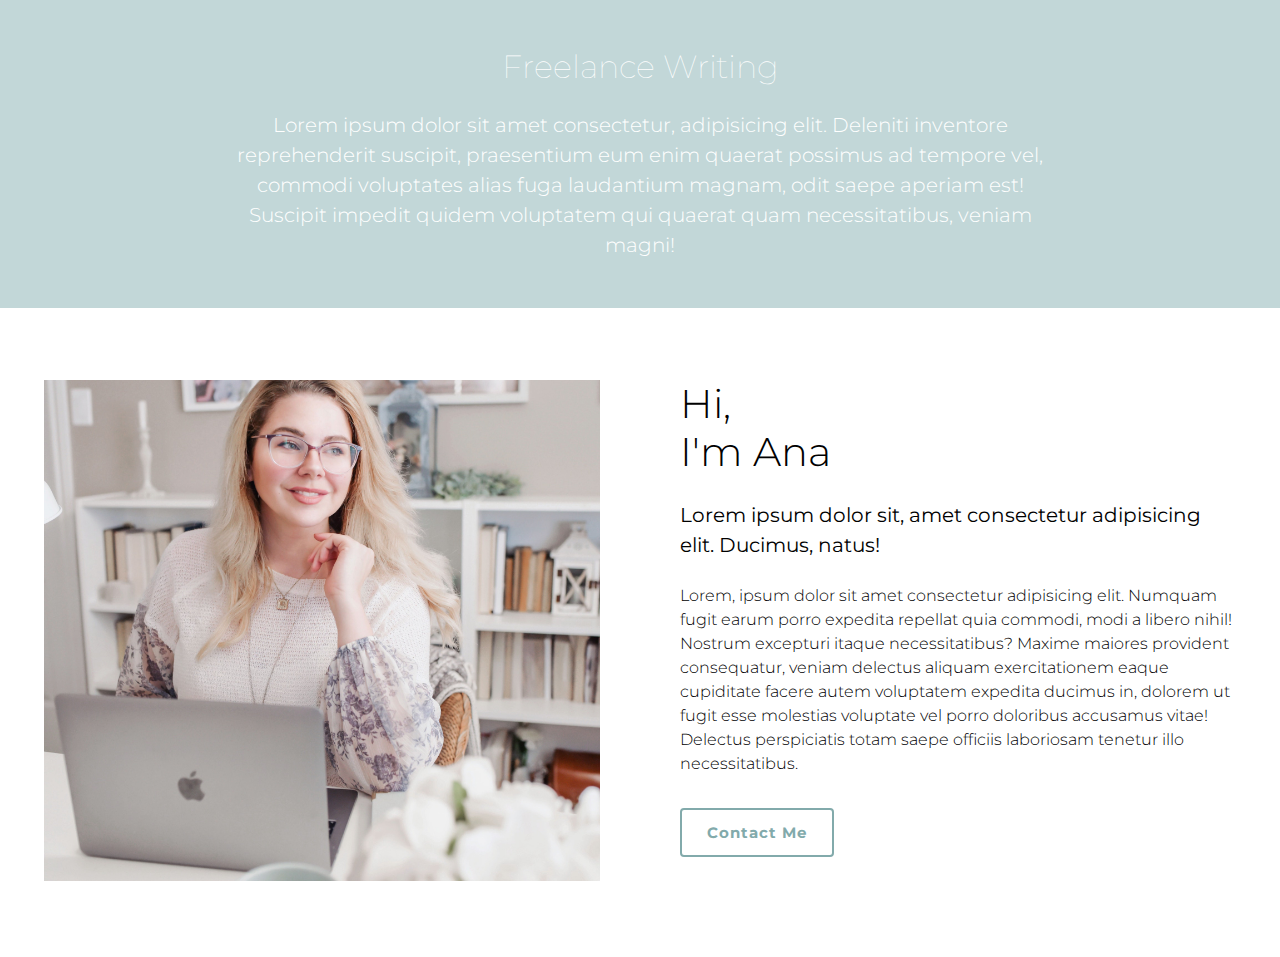
<file: index.html>
<!DOCTYPE html>
<html lang="en">
<head>
  <meta charset="UTF-8">
  <meta name="viewport" content="width=device-width, initial-scale=1.0">
  <link rel="stylesheet" href="css/style.css">
  <title>I'm Ana | Welcome</title>
</head>
<body>
    <header id="mainheader" class="pt-5 pb-5">
      <div class="container">
        <h2 class="text-center font-weight-light pb-3">Freelance Writing</h2>
        <p class="large text-center pr-5 pl-5 w-75">Lorem ipsum dolor sit amet consectetur, adipisicing elit. Deleniti inventore reprehenderit suscipit, praesentium eum enim quaerat possimus ad tempore vel, commodi voluptates alias fuga laudantium magnam, odit saepe aperiam est! Suscipit impedit quidem voluptatem qui quaerat quam necessitatibus, veniam magni!</p>
      </div>
    </header>

    <section id="home" class="pt-5 pb-5">
      <div class="container">
        <div class="home-wrapper">
          <div class="home-wrapper-img p-4">
            <img src="img/img.jpg" alt="" class="w-100">
          </div>
          <div class="home-wrapper-content p-4">
            <h1>Hi, <br>
            I'm Ana</h1>
            <p class="large font-weight-normal pt-3 pb-2">Lorem ipsum dolor sit, amet consectetur adipisicing elit. Ducimus, natus!</p>
            <p>Lorem, ipsum dolor sit amet consectetur adipisicing elit. Numquam fugit earum porro expedita repellat quia commodi, modi a libero nihil! Nostrum excepturi itaque necessitatibus? Maxime maiores provident consequatur, veniam delectus aliquam exercitationem eaque cupiditate facere autem voluptatem expedita ducimus in, dolorem ut fugit esse molestias voluptate vel porro doloribus accusamus vitae! Delectus perspiciatis totam saepe officiis laboriosam tenetur illo necessitatibus.</p>
            <a href="contact.html" class="btn btn-outline mt-3">Contact Me</a>
          </div>
        </div>
      </div>
    </section>
</body>
</html>
</file>
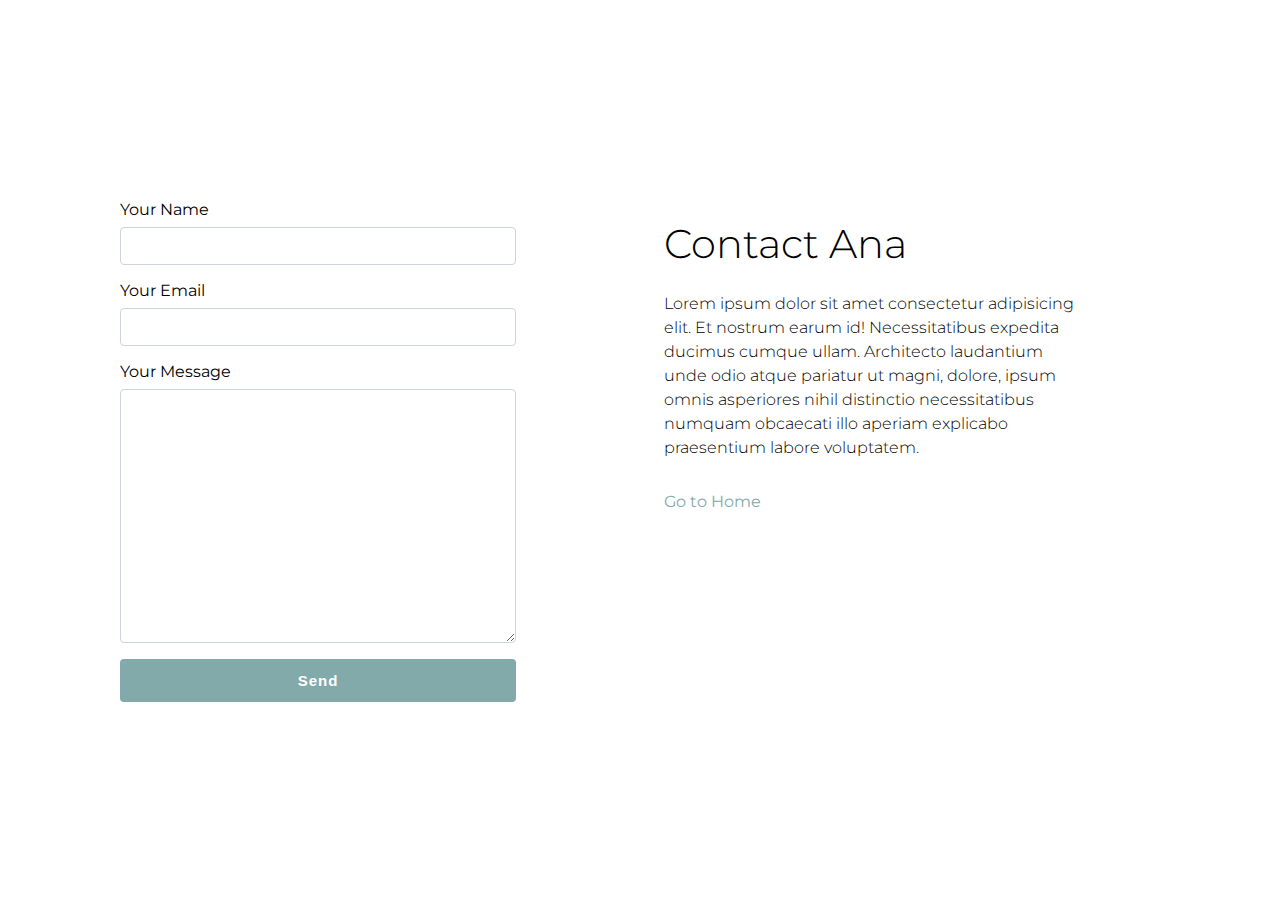
<file: contact.html>
<!DOCTYPE html>
<html lang="en">
<head>
  <meta charset="UTF-8">
  <meta name="viewport" content="width=device-width, initial-scale=1.0">
  <link rel="stylesheet" href="css/style.css">
  <title>I'm Ana | Contact</title>
</head>
<body>
  <section id="contact">
    <div class="container">
      <div class="contact-wrapper">
        <div class="contact-wrapper-form">
          <form class="form">
            <div class="form-group">
              <label for="name">Your Name</label>
              <input class="form-control" type="text">
            </div>
            <div class="form-group">
              <label for="email">Your Email</label>
              <input class="form-control" type="email">
            </div>
            <div class="form-group">
              <label for="message">Your Message</label>
              <textarea class="form-control" name="message" id="message" cols="30" rows="10"></textarea>
            </div>
            <button class="btn btn-light w-100">Send</button>
          </form>
        </div>
        <div class="contact-wrapper-content">
          <h1>Contact Ana</h1>
          <p class="pt-3 pb-3">Lorem ipsum dolor sit amet consectetur adipisicing elit. Et nostrum earum id! Necessitatibus expedita ducimus cumque ullam. Architecto laudantium unde odio atque pariatur ut magni, dolore, ipsum omnis asperiores nihil distinctio necessitatibus numquam obcaecati illo aperiam explicabo praesentium labore voluptatem.</p>
          <a href="index.html">Go to Home</a>
        </div>
      </div>
    </div>
  </section>
</body>
</html>
</file>
<file: css/style.css>
@import url("https://fonts.googleapis.com/css2?family=Montserrat:wght@300;400;700&display=swap");
#mainheader {
  background: #c2d7d8;
  color: #fff;
}
#mainheader p {
  margin: 0 auto;
}

#home .home-wrapper {
  display: grid;
  grid-template-columns: 1fr 1fr;
  grid-gap: 2em;
}

#contact {
  padding-top: 100px;
  margin: 0 auto;
}
#contact .contact-wrapper {
  display: grid;
  grid-template-columns: 2fr 2fr;
  grid-gap: 3em;
}
#contact .contact-wrapper-form {
  padding: 100px;
}
#contact .contact-wrapper-content {
  padding: 120px 180px 0 0;
}
#contact .contact-wrapper-content a {
  color: #82aaab;
}
#contact .contact-wrapper-content a:hover {
  text-decoration: underline;
}

@media only screen and (max-width: 768px) {
  #home {
    text-align: center;
  }
  #home .home-wrapper {
    grid-template-columns: 1fr;
  }

  #contact {
    padding-top: 50px;
    text-align: center;
  }
  #contact .contact-wrapper {
    grid-template-columns: 1fr;
  }
  #contact .contact-wrapper-form {
    padding: 20px;
  }
  #contact .contact-wrapper-content {
    padding: 20px;
  }
}
* {
  padding: 0;
  margin: 0;
  box-sizing: border-box;
}

body,
html {
  font-family: "Montserrat", sans-serif;
}

h1 {
  font-size: 2.5rem;
}

h2 {
  font-size: 2rem;
}

h3 {
  font-size: 1.75rem;
}

h4 {
  font-size: 1.5rem;
}

h5 {
  font-size: 1.25rem;
}

h6 {
  font-size: 1rem;
}

h1,
h2,
h3,
h4,
h5,
h6 {
  margin-bottom: 0.5rem;
  font-weight: 300;
  line-height: 1.2;
}

p {
  margin-top: 0;
  margin-bottom: 1rem;
  font-size: 1rem;
  font-weight: 300;
  line-height: 1.5;
}

a {
  text-decoration: none;
}

.large {
  font-size: 1.25rem;
}

.small {
  font-size: 0.8rem;
}

.display-1 {
  font-size: 6rem;
}

.display-2 {
  font-size: 5.5rem;
}

.display-3 {
  font-size: 4.5rem;
}

.display-4 {
  font-size: 3.5rem;
}

.display-1,
.display-2,
.display-3,
.display-4 {
  font-weight: 300;
  line-height: 1.2;
}

.font-weight-bold {
  font-weight: bold;
}

.font-weight-light {
  font-weight: lighter;
}

.font-weight-normal {
  font-weight: normal;
}

.text-lowercase {
  text-transform: lowercase;
}

.text-uppercase {
  text-transform: uppercase;
}

.text-capitalize {
  text-transform: capitalize;
}

.text-justify {
  text-align: justify;
}

.text-left {
  text-align: left;
}

.text-center {
  text-align: center;
}

.text-right {
  text-align: right;
}

.container {
  margin: auto;
  max-width: 1300px;
  overflow: auto;
  padding: 0 20px;
}

.m-0 {
  margin: 0;
}

.m-1 {
  margin: 0.25rem;
}

.m-2 {
  margin: 0.5rem;
}

.m-3 {
  margin: 1rem;
}

.m-4 {
  margin: 1.5rem;
}

.m-5 {
  margin: 3rem;
}

.mt-0 {
  margin-top: 0;
}

.mt-1 {
  margin-top: 0.25rem;
}

.mt-2 {
  margin-top: 0.5rem;
}

.mt-3 {
  margin-top: 1rem;
}

.mt-4 {
  margin-top: 1.5rem;
}

.mt-5 {
  margin-top: 3rem;
}

.mr-0 {
  margin-right: 0;
}

.mr-1 {
  margin-right: 0.25rem;
}

.mr-2 {
  margin-right: 0.5rem;
}

.mr-3 {
  margin-right: 1rem;
}

.mr-4 {
  margin-right: 1.5rem;
}

.mr-5 {
  margin-right: 3rem;
}

.mb-0 {
  margin-bottom: 0;
}

.mb-1 {
  margin-bottom: 0.25rem;
}

.mb-2 {
  margin-bottom: 0.5rem;
}

.mb-3 {
  margin-bottom: 1rem;
}

.mb-4 {
  margin-bottom: 1.5rem;
}

.mb-5 {
  margin-bottom: 3rem;
}

.ml-0 {
  margin-left: 0;
}

.ml-1 {
  margin-left: 0.25rem;
}

.ml-2 {
  margin-left: 0.5rem;
}

.ml-3 {
  margin-left: 1rem;
}

.ml-4 {
  margin-left: 1.5rem;
}

.ml-5 {
  margin-left: 3rem;
}

.p-0 {
  padding: 0;
}

.p-1 {
  padding: 0.25rem;
}

.p-2 {
  padding: 0.5rem;
}

.p-3 {
  padding: 1rem;
}

.p-4 {
  padding: 1.5rem;
}

.p-5 {
  padding: 3rem;
}

.pt-0 {
  padding-top: 0;
}

.pt-1 {
  padding-top: 0.25rem;
}

.pt-2 {
  padding-top: 0.5rem;
}

.pt-3 {
  padding-top: 1rem;
}

.pt-4 {
  padding-top: 1.5rem;
}

.pt-5 {
  padding-top: 3rem;
}

.pr-0 {
  padding-right: 0;
}

.pr-1 {
  padding-right: 0.25rem;
}

.pr-2 {
  padding-right: 0.5rem;
}

.pr-3 {
  padding-right: 1rem;
}

.pr-4 {
  padding-right: 1.5rem;
}

.pr-5 {
  padding-right: 3rem;
}

.pb-0 {
  padding-bottom: 0;
}

.pb-1 {
  padding-bottom: 0.25rem;
}

.pb-2 {
  padding-bottom: 0.5rem;
}

.pb-3 {
  padding-bottom: 1rem;
}

.pb-4 {
  padding-bottom: 1.5rem;
}

.pb-5 {
  padding-bottom: 3rem;
}

.pl-0 {
  padding-left: 0;
}

.pl-1 {
  padding-left: 0.25rem;
}

.pl-2 {
  padding-left: 0.5rem;
}

.pl-3 {
  padding-left: 1rem;
}

.pl-4 {
  padding-left: 1.5rem;
}

.pl-5 {
  padding-left: 3rem;
}

.w-25 {
  width: 25%;
}

.w-50 {
  width: 50%;
}

.w-75 {
  width: 75%;
}

.w-100 {
  width: 100%;
}

.w-auto {
  width: auto;
}

.h-25 {
  height: 25%;
}

.h-50 {
  height: 50%;
}

.h-75 {
  height: 75%;
}

.h-100 {
  height: 100%;
}

.h-auto {
  height: auto;
}

.btn-outline, .btn-dark, .btn-light {
  display: inline-block;
  font-size: 15px;
  padding: 13px 25px;
  border: none;
  cursor: pointer;
  font-weight: bold;
  letter-spacing: 1px;
  border-radius: 4px;
}
.btn-outline:hover, .btn-dark:hover, .btn-light:hover {
  transform: scale(0.98);
}

.btn-light {
  background: #82aaab;
  color: #fff;
}
.btn-light:hover {
  background: #a1bfbf;
}

.btn-dark {
  background: #4d4d4d;
  color: #fff;
}
.btn-dark:hover {
  background: #676767;
}

.btn-outline {
  background: #fff;
  color: #82aaab;
  font-weight: bold;
  border: 2px solid #82aaab;
}
.btn-outline:hover {
  background: #a1bfbf;
  color: #fff;
}

form label {
  display: inline-block;
  margin-bottom: 0.5rem;
}
form .form-group {
  margin-bottom: 1rem;
}
form .form-control {
  display: block;
  width: 100%;
  padding: 0.375rem 0.7rem;
  font-size: 1rem;
  line-height: 1.5;
  background-color: #fff;
  background-clip: padding-box;
  border: 1px solid #ced4da;
  border-radius: 0.25rem;
}

/*# sourceMappingURL=style.css.map */
</file>
